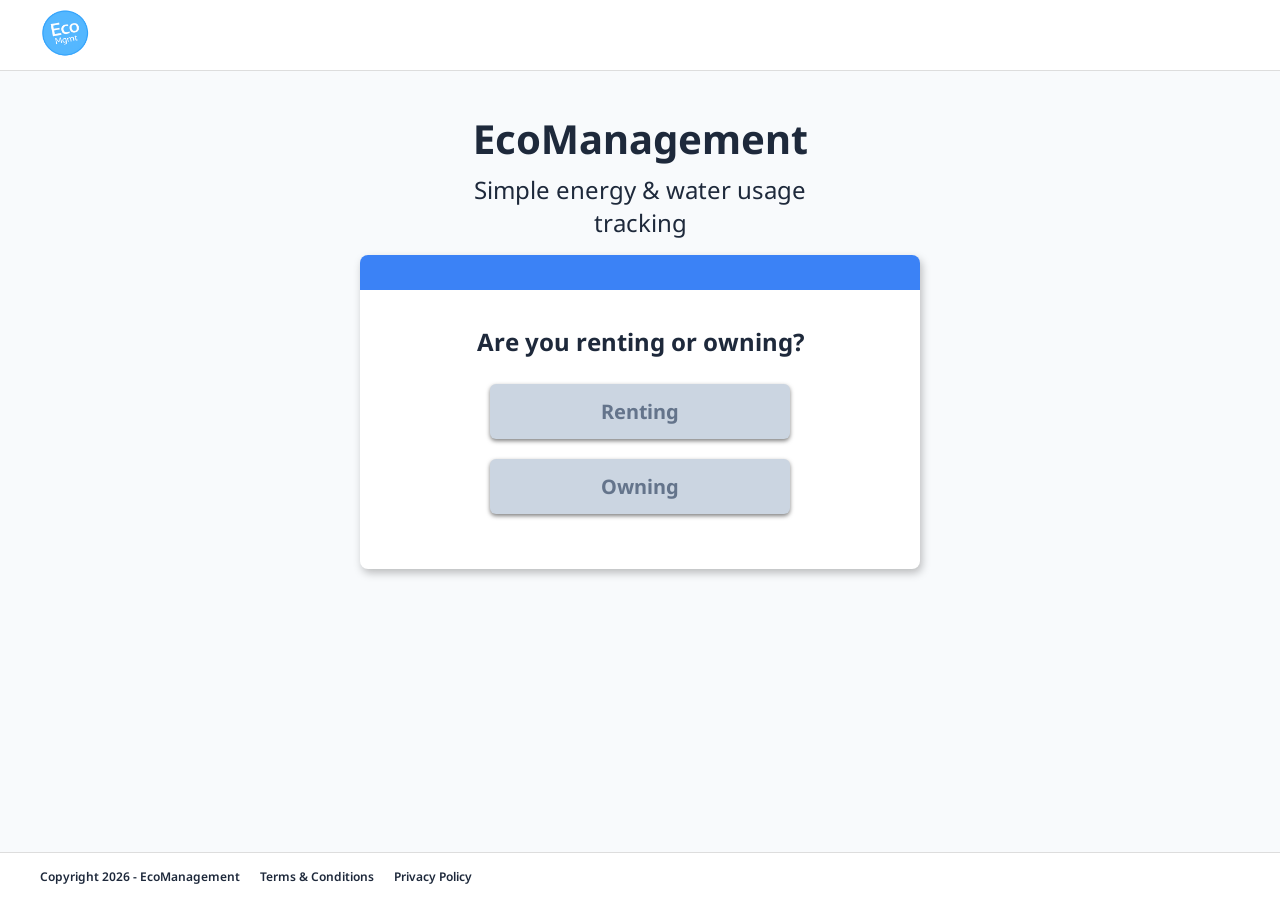
<file: index.html>
<!DOCTYPE html>
<!-- Author: Robindro Kshetrimayum
     Page: Homepage -->     
<html lang="en">

<head>
  <meta charset="UTF-8">

  <!-- Title displayed on browser tab -->
  <title>Homepage - EcoManagement</title>

  <!-- Makes the page responsive across different screen sizes and devices -->
  <meta name="viewport" content="width=device-width, initial-scale=1.0">

  <!-- Google font -->
  <link rel="stylesheet"
    href="https://fonts.googleapis.com/css2?family=Noto+Sans+Georgian:wght@400;600&display=swap">

  <!-- Linking Global CSS -->
  <link rel="stylesheet" href="global.css">
</head>

<body>

  <!-- Homepage header -->
  <header>
    <div class="logo">
      <img src="icons/logo.png" alt="EcoManagement Logo">
    </div>
  </header>

  <!-- Main content -->
  <main class="container">

    <!-- Top section -->
    <div class="title-box">
      <h1>EcoManagement</h1>
      <p>Simple energy & water usage tracking</p>
    </div>

    <!-- User selection section -->
    <div class="choice-box">
      <div class="choice-content">

        <h3>Are you renting or owning?</h3>

        <!-- Renting button -->
        <a href="upload.html">
          <button class="homepage-btn">Renting</button>
        </a>

        <!-- Owning button -->
        <a href="upload.html">
          <button class="homepage-btn">Owning</button>
        </a>

      </div>
    </div>

  </main>

  <!-- Footer section -->
  <footer>
    <span>Copyright 2026 - EcoManagement</span>
    <a href="terms.html">Terms & Conditions</a>
    <a href="privacy.html">Privacy Policy</a>
  </footer>

</body>

</html>
</file>
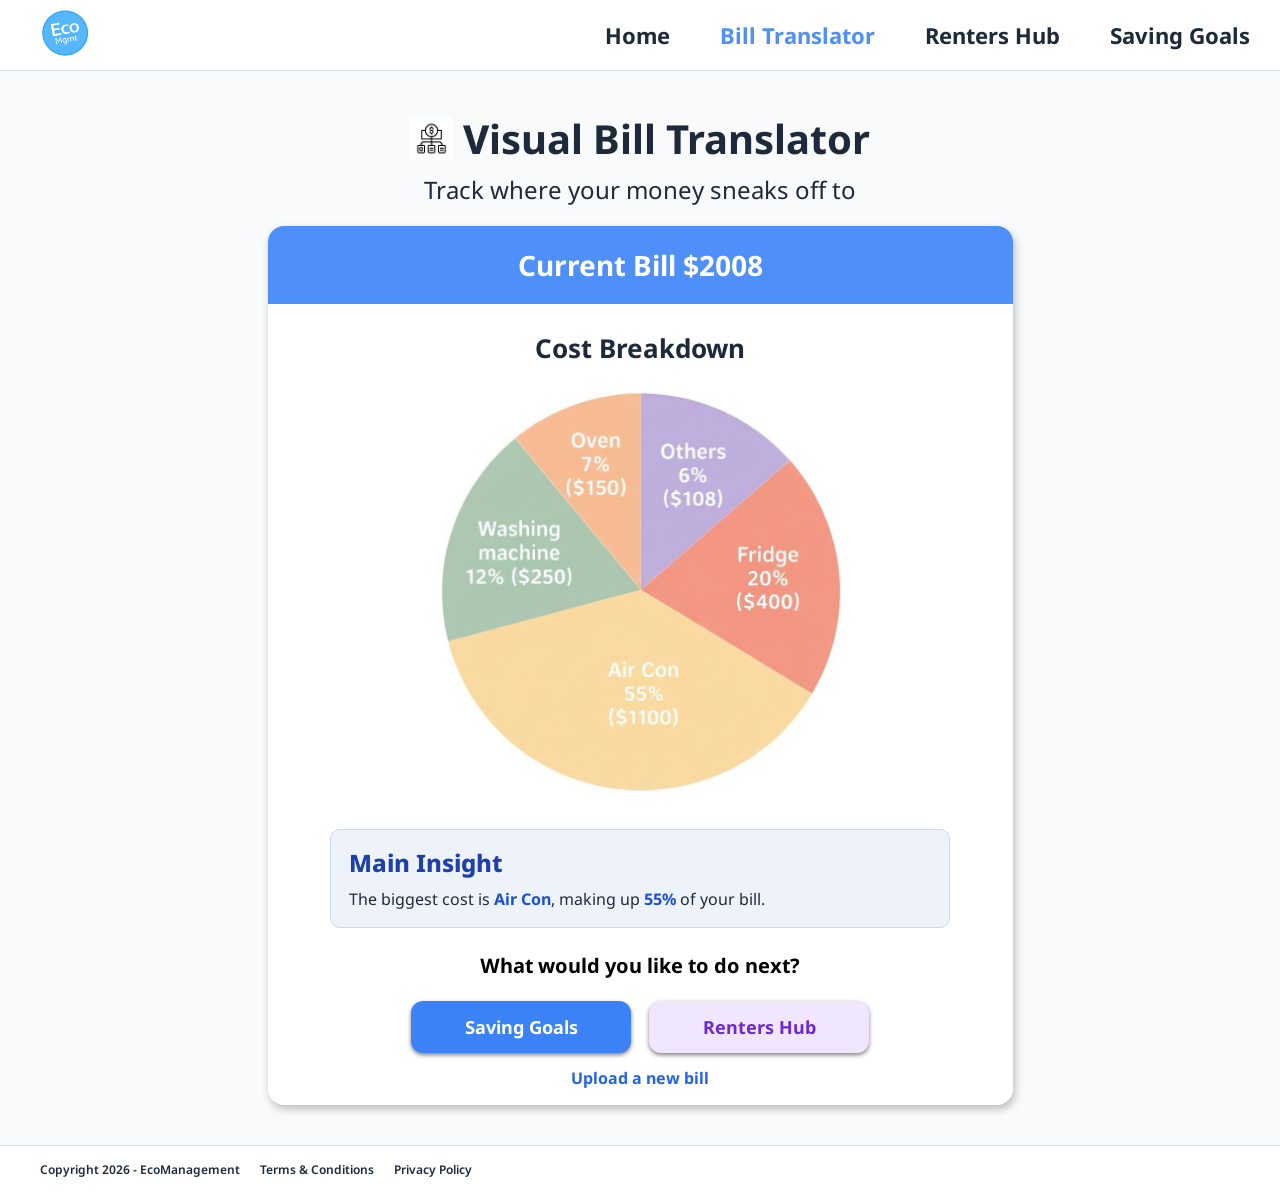
<file: bill-translator.html>
<!DOCTYPE html>
<!-- Author: Harry Montgomery
     Page: Bill Translator -->
<html lang="en">
<head>
  <meta charset="UTF-8">
  <title>Bill Translator - EcoManagement</title>
  <meta name="viewport" content="width=device-width, initial-scale=1.0">
  <link rel="stylesheet" href="https://fonts.googleapis.com/css2?family=Noto+Sans+Georgian:wght@400;600&display=swap">
  <link rel="stylesheet" href="global.css">
</head>

<body>

<header>
    <div class="logo">
        <img src="icons/logo.png" alt="EcoManagement Logo">
    </div>
    <nav>
        <a href="index.html" class="nav-link">Home</a>
        <a href="bill-translator.html" class="nav-link-active">Bill Translator</a>
        <a href="renters-hub.html" class="nav-link ">Renters Hub</a>
        <a href="saving-goals.html" class="nav-link">Saving Goals</a>
    </nav>
</header>

<main class="bill-container">

    <div class="bill-title-box">

        <div class="bill-title-row">
            <img src="icons/visual-bill-icon.png" alt="Bill Translator Icon" class="bill-title-icon">
            <h1>Visual Bill Translator</h1>
        </div>
        
        <p>Track where your money sneaks off to</p>
    </div>

    <div class="bill-renters-card">

        <div class="bill-header">
            <h2>Current Bill $2008</h2>
        </div>

        <div class="bill-body">
            <div class="breakdown-title">
                <h3>Cost Breakdown</h3>
            </div>

            <img src="icons/chart.png" alt="Bill cost breakdown pie chart" class="bill-chart">
        </div>

        <div class="insight-box">
            <h4>Main Insight</h4>
            <p>The biggest cost is <span>Air Con</span>, making up <span>55%</span> of your bill.</p>
        </div>

        <div class="next-step">
            <h3>What would you like to do next?</h3>
            
            <div class="bill-action-buttons">
                <a href="saving-goals.html" class="bill-action-btn bill-primary-btn">Saving Goals</a>
                <a href="renters-hub.html" class="bill-action-btn bill-secondary-btn">Renters Hub</a>
            </div>

            <a href="index.html" class="bill-upload-link">Upload a new bill</a>
        </div>

    </div>

</main>

<footer>
    <span>Copyright 2026 - EcoManagement</span>
    <a href="terms.html">Terms & Conditions</a>
    <a href="privacy.html">Privacy Policy</a>
</footer>

</body>
</html>
</file>
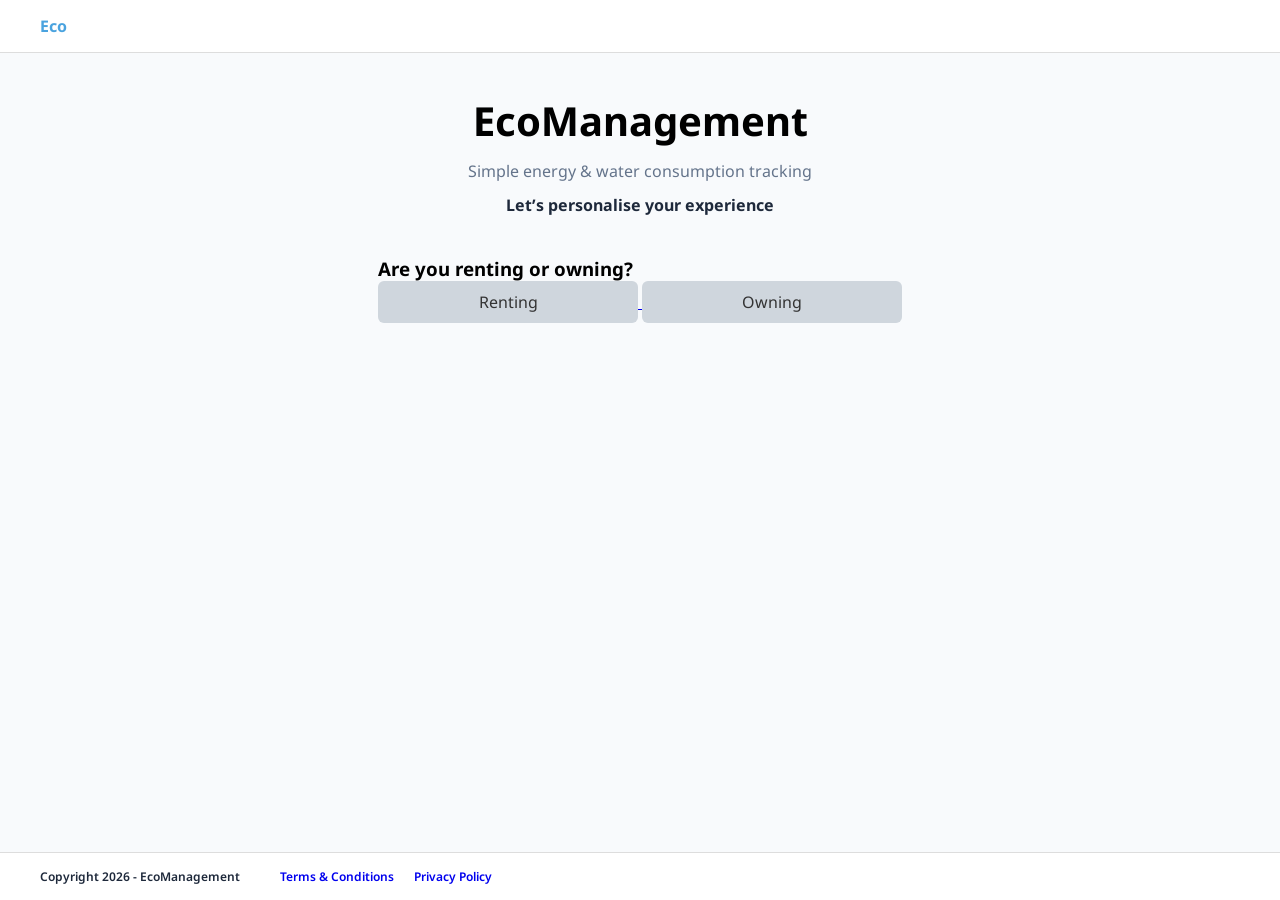
<file: homepage.html>
<!DOCTYPE html>
<html lang="en">
<head>
  <meta charset="UTF-8">
  <title>EcoManagement - Homepage</title>
  <meta name="viewport" content="width=device-width, initial-scale=1.0">

  <link rel="stylesheet" href="https://fonts.googleapis.com/css2?family=Noto+Sans+Georgian:wght@400;600&display=swap">
  <link rel="stylesheet" href="homepage.css">
</head>

<body>

<header>
  <div class="logo">Eco</div>
</header>

<main class="container">

  <div class="title-box">
    <h1>EcoManagement</h1>
    <p>Simple energy & water consumption tracking</p>
    <p><strong>Let’s personalise your experience</strong></p>
  </div>

  <div class="card">
    <div class="card-header"></div>

    <div class="card-body">
      <h3>Are you renting or owning?</h3>

      <a href="renting.html">
        <button class="btn">Renting</button>
      </a>

      <a href="owning.html">
        <button class="btn">Owning</button>
      </a>
    </div>
  </div>

</main>

<footer>
  <span>Copyright 2026 - EcoManagement</span>
  <a href="terms.html">Terms & Conditions</a>
  <a href="privacy.html">Privacy Policy</a>
</footer>

</body>
</html>
</file>
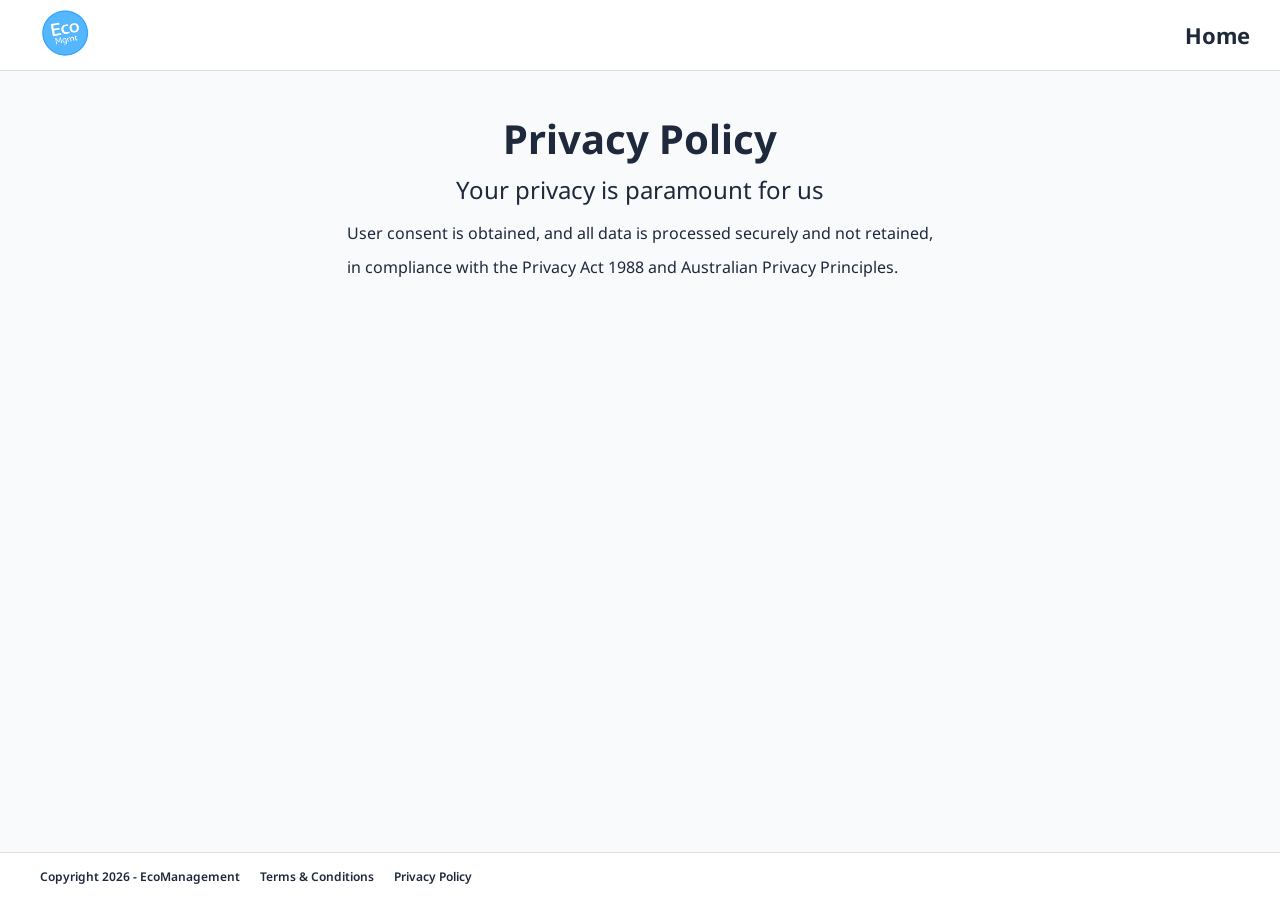
<file: privacy.html>
<!DOCTYPE html>
<!-- Author: Robindro Kshetrimayum
     Page: Privacy Policy -->
<html lang="en">

<head>

  <!-- Character encoding -->
  <meta charset="UTF-8">

  <!-- Page title shown on browser tab -->
  <title>Privacy Policy - EcoManagement</title>

  <!-- Makes the page responsive across different screen sizes and devices -->
  <meta name="viewport" content="width=device-width, initial-scale=1.0">

  <!-- Google font -->
  <link rel="stylesheet"
        href="https://fonts.googleapis.com/css2?family=Noto+Sans+Georgian:wght@400;600&display=swap">

  <!-- Linking Global stylesheet -->
  <link rel="stylesheet" href="global.css">

</head>

<body>

  <!-- Header section -->
  <header>

    <!-- Website logo -->
    <div class="logo">
      <img src="icons/logo.png" alt="EcoManagement Logo">
    </div>

    <!-- Navigation link back to homepage -->
    <a href="index.html" class="nav-link">Home</a>

  </header>

  <!-- Main page content -->
  <main class="container">

    <!-- Page title section -->
    <div class="title-box">
      <h1>Privacy Policy</h1>
      <p>Your privacy is paramount for us</p>
    </div>

    <!-- Privacy policy information card -->
    <div class="card">

      <!-- Card text content -->
      <div class="card-body">

        <p>
          User consent is obtained, and all data is processed securely and not retained,
        </p>

        <p>
          in compliance with the Privacy Act 1988 and Australian Privacy Principles.
        </p>

      </div>

    </div>

  </main>

  <!-- Footer section -->
  <footer>

    <!-- Copyright text -->
    <span>Copyright 2026 - EcoManagement</span>

    <!-- Terms page link -->
    <a href="terms.html">Terms & Conditions</a>

    <!-- Privacy page link -->
    <a href="privacy.html">Privacy Policy</a>

  </footer>

</body>

</html>
</file>
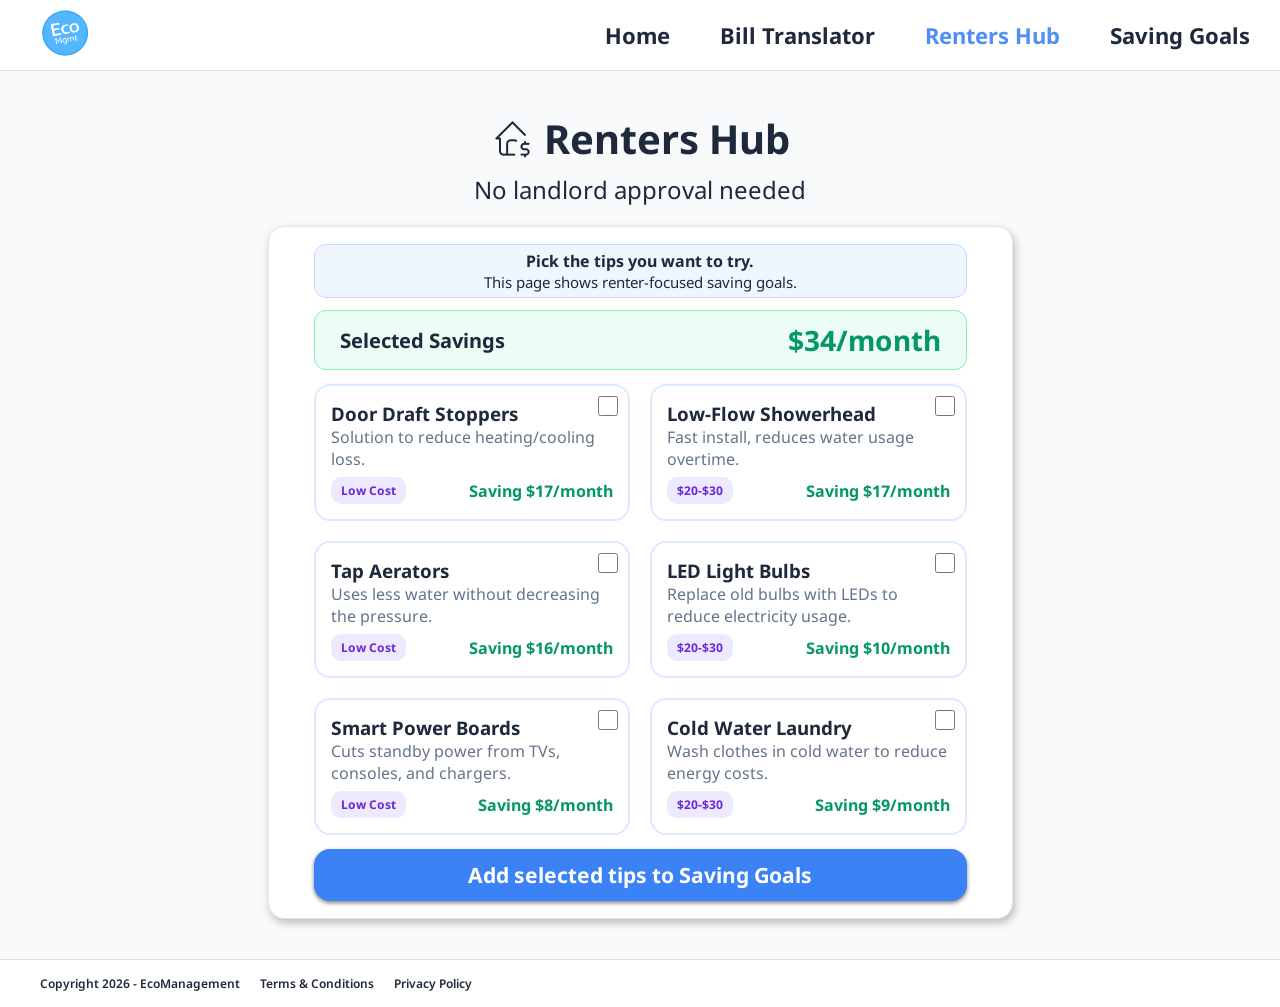
<file: renters-hub.html>
<!DOCTYPE html>
<!-- Author: Mustafa Luaibi
     Page: Renter's Hub -->
<html lang="en">
<head>
  <meta charset="UTF-8">
  <title>Renters Hub - EcoManagement</title>
  <meta name="viewport" content="width=device-width, initial-scale=1.0">
  <link rel="stylesheet" href="https://fonts.googleapis.com/css2?family=Noto+Sans+Georgian:wght@400;600&display=swap">
  <link rel="stylesheet" href="global.css">
</head>

<body>

<!-- Header/Navbar -->
<header>
    <div class="logo">
        <img src="icons/logo.png" alt="EcoManagement Logo">
    </div>
    <nav>
        <a href="index.html" class="nav-link">Home</a>
        <a href="bill-translator.html" class="nav-link">Bill Translator</a>
        <a href="renters-hub.html" class="nav-link-active">Renters Hub</a>
        <a href="saving-goals.html" class="nav-link">Saving Goals</a>
    </nav>
</header>

<!-- Main Container -->
<main class="container">

    <!-- Title Container -->
    <div class="renters-title-box">

        <div class="renters-title-row">
            <img src="icons/renters-hub-icon.png" alt="Renters Hub Icon" class="renters-title-icon">
            <h1>Renters Hub</h1>
        </div>

        <p>No landlord approval needed</p>
    </div>

    <!-- Renters Card -->
    <div class="renters-card">

        <!-- Info Container -->
        <div class="quick-info-box">
            <strong>Pick the tips you want to try.</strong>
            <p>This page shows renter-focused saving goals.</p>
        </div>

        <!-- Selected Savings Container -->
        <div class="selected-savings-info">
            <strong>Selected Savings</strong>
            <span>$34/month</span>
        </div>

        <!-- Tips Grid Container -->
        <div class="tips-grid">

            <!-- Unselected Tips Card -->
            <label class="tip-card">
                <input type="checkbox">
                <h3>Door Draft Stoppers</h3>
                <p>Solution to reduce heating/cooling loss.</p>

                <div class="tip-cost-info">
                    <small>Low Cost</small>
                    <strong>Saving $17/month</strong>
                </div>
            </label>

            <!-- Unselected Tips Card -->
            <label class="tip-card">
                <input type="checkbox">
                <h3>Low-Flow Showerhead</h3>
                <p>Fast install, reduces water usage overtime.</p>

                <div class="tip-cost-info">
                    <small>$20-$30</small>
                    <strong>Saving $17/month</strong>
                </div>
            </label>

            <!-- Unselected Tips Card -->
            <label class="tip-card">
                <input type="checkbox">
                <h3>Tap Aerators</h3>
                <p>Uses less water without decreasing the pressure.</p>

                <div class="tip-cost-info">
                    <small>Low Cost</small>
                    <strong>Saving $16/month</strong>
                </div>
            </label>

            <!-- Unselected Tips Card -->
            <label class="tip-card">
                <input type="checkbox">
                <h3>LED Light Bulbs</h3>
                <p>Replace old bulbs with LEDs to reduce electricity usage.</p>

                <div class="tip-cost-info">
                    <small>$20-$30</small>
                    <strong>Saving $10/month</strong>
                </div>
            </label>

            <!-- Unselected Tips Card -->
            <label class="tip-card">
                <input type="checkbox">
                <h3>Smart Power Boards</h3>
                <p>Cuts standby power from TVs, consoles, and chargers.</p>

                <div class="tip-cost-info">
                    <small>Low Cost</small>
                    <strong>Saving $8/month</strong>
                </div>
            </label>

            <!-- Unselected Tips Card -->
            <label class="tip-card">
                <input type="checkbox">
                <h3>Cold Water Laundry</h3>
                <p>Wash clothes in cold water to reduce energy costs.</p>

                <div class="tip-cost-info">
                    <small>$20-$30</small>
                    <strong>Saving $9/month</strong>
                </div>
            </label>

        </div>

        <!-- Add Tips Button -->
        <a href="saving-goals.html">
            <button class="add-tips-btn">
                Add selected tips to Saving Goals
            </button>
        </a>
    </div>
</main>

<!-- Footer -->
<footer>
    <span>Copyright 2026 - EcoManagement</span>
    <a href="terms.html">Terms & Conditions</a>
    <a href="privacy.html">Privacy Policy</a>
</footer>

</body>
</html>
</file>
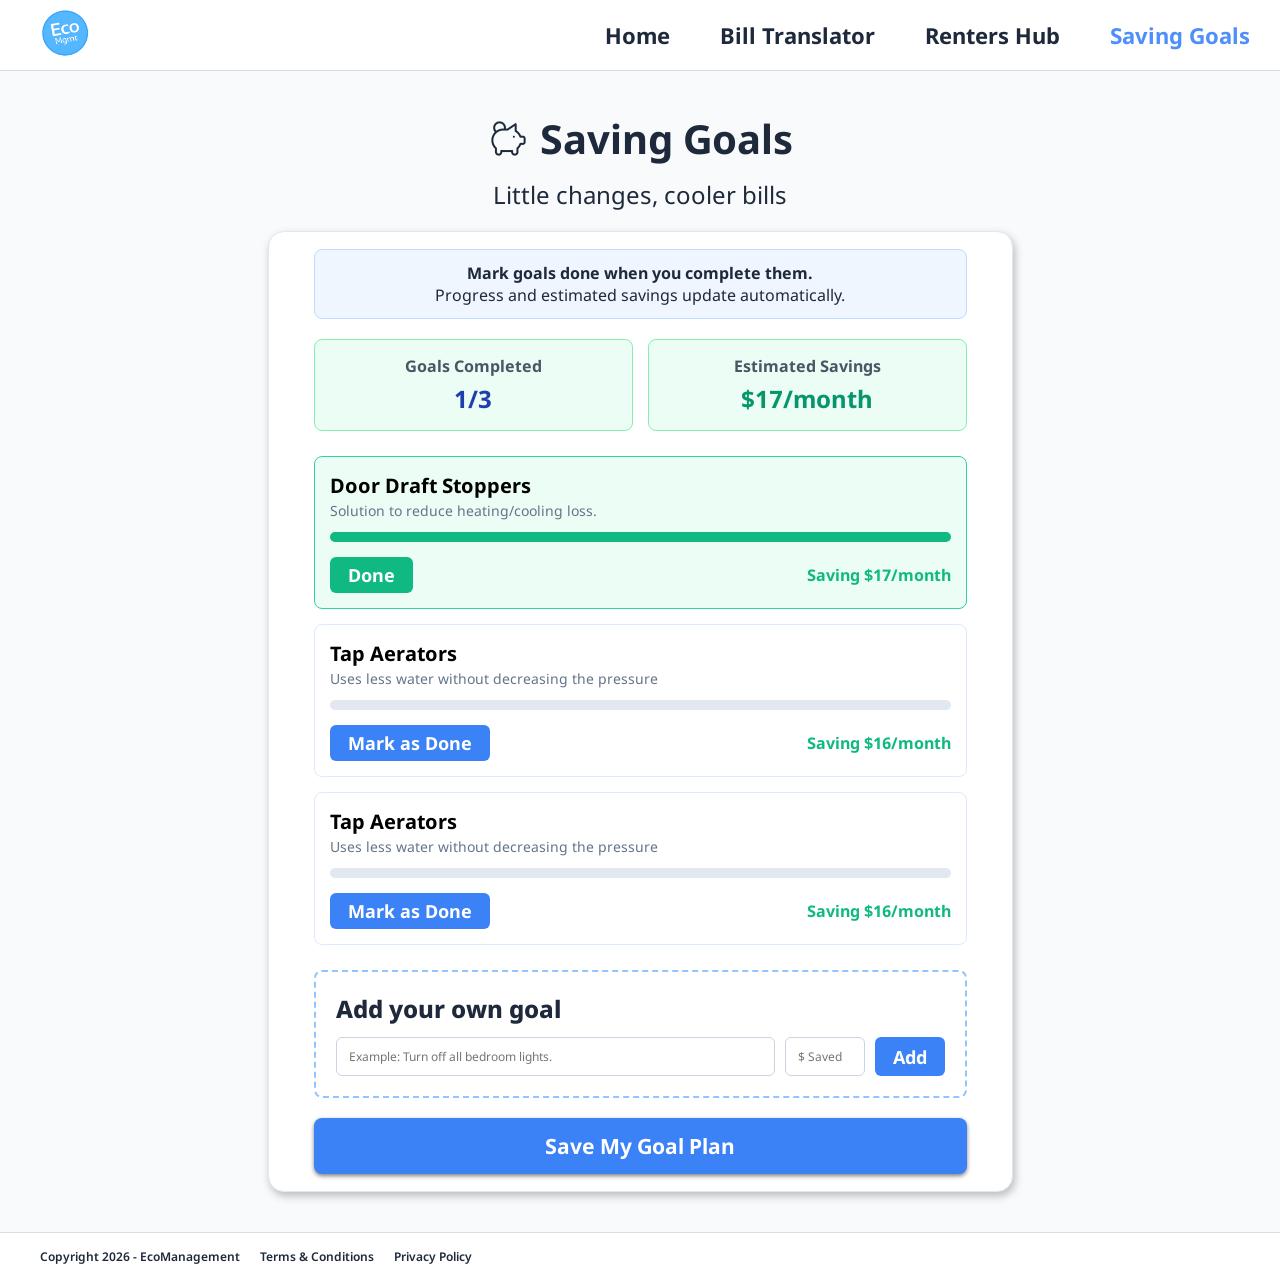
<file: saving-goals.html>
<!DOCTYPE html>
<!-- Author: Cong Duc Hung Nguyen (Henry)
     Page: Saving Goals -->

<html lang="en">
<head>
    <meta charset="UTF-8">
    <meta name="viewport" content="width=device-width, initial-scale=1.0">
    <title>EcoManagement - Saving Goals</title>
    <link rel="stylesheet" href="https://fonts.googleapis.com/css2?family=Noto+Sans+Georgian:wght@400;600&display=swap">

    <link rel="stylesheet" href="global.css">
</head>
<body>
    
    <header>
        <div class="logo">
            <img src="icons/logo.png" alt="EcoManagement Logo">
        </div>
        <nav>
            <a href="index.html" class="nav-link">Home</a>
            <a href="bill-translator.html" class="nav-link">Bill Translator</a>
            <a href="renters-hub.html" class="nav-link">Renters Hub</a>
            <a href="saving-goals.html" class="nav-link-active">Saving Goals</a>
        </nav>
    </header>

    <main class="savings-container">
        <section class="savings-hero">
            <div class="savings-hero-title-box">
                <img src="icons/pig.png" alt="Saving" class="pig-icon">
                <h1>Saving Goals</h1>
            </div>

            <p>Little changes, cooler bills</p>
        </section>

        <div class="savings-card">
            
            <div class="savings-info-banner">
                <b>Mark goals done when you complete them.</b>
                <span>Progress and estimated savings update automatically.</span>
            </div>

            <div class="savings-summary-row">
                <div class="savings-summary-box">
                    <b>Goals Completed</b>
                    <span class="savings-val-blue">1/3</span>
                </div>
                <div class="savings-summary-box">
                    <b>Estimated Savings</b>
                    <span class="savings-val-green">$17/month</span>
                </div>
            </div>

            <div class="savings-goal-list">
                
                <div class="savings-goal-card savings-completed">
                    <div class="savings-goal-header">
                        <b>Door Draft Stoppers</b>
                        <p>Solution to reduce heating/cooling loss.</p>
                    </div>
                    <div class="savings-progress-track">
                        <div class="savings-progress-fill savings-green"></div>
                    </div>
                    <div class="savings-goal-footer">
                        <button class="savings-btn savings-done">Done</button>
                        <span class="savings-text">Saving $17/month</span>
                    </div>
                </div>

                <div class="savings-goal-card">
                    <div class="savings-goal-header">
                        <b>Tap Aerators</b>
                        <p>Uses less water without decreasing the pressure</p>
                    </div>
                    <div class="savings-progress-track">
                        <div class="savings-progress-fill savings-grey"></div>
                    </div>
                    <div class="savings-goal-footer">
                        <button class="savings-btn savings-mark">Mark as Done</button>
                        <span class="savings-text">Saving $16/month</span>
                    </div>
                </div>

                <div class="savings-goal-card">
                    <div class="savings-goal-header">
                        <b>Tap Aerators</b>
                        <p>Uses less water without decreasing the pressure</p>
                    </div>
                    <div class="savings-progress-track">
                        <div class="savings-progress-fill savings-grey"></div>
                    </div>
                    <div class="savings-goal-footer">
                        <button class="savings-btn savings-mark">Mark as Done</button>
                        <span class="savings-text">Saving $16/month</span>
                    </div>
                </div>

            </div>

            <div class="savings-add-goal-box">
                <b>Add your own goal</b>
                <div class="savings-add-goal-inputs">
                    <input type="text" class="savings-input-desc" placeholder="Example: Turn off all bedroom lights.">
                    <input type="text" class="savings-input-val" placeholder="$ Saved">
                    <button class="savings-btn savings-mark">Add</button>
                </div>
            </div>

            <button class="savings-btn-save-plan">Save My Goal Plan</button>

        </div>
    </main>

    <footer>
        <span>Copyright 2026 - EcoManagement</span>
        <a href="terms.html">Terms & Conditions</a>
        <a href="privacy.html">Privacy Policy</a>
    </footer>

</body>
</html>
</file>
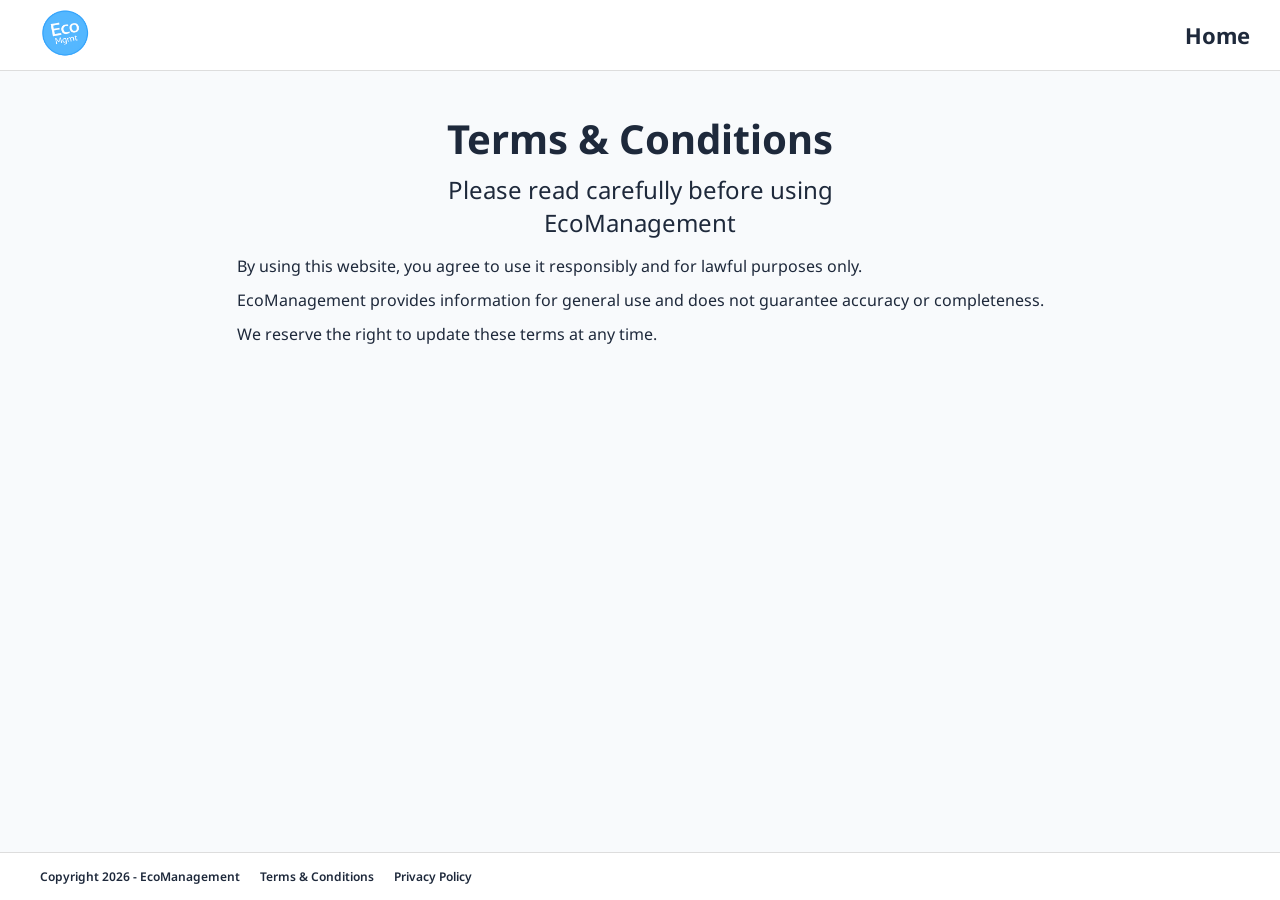
<file: terms.html>
<!DOCTYPE html>
<!-- Author: Robindro Kshetrimayum
     Page: Terms & Conditions -->
<html lang="en">

<head>

  <!-- Character encoding -->
  <meta charset="UTF-8">

  <!-- Page title shown on browser tab -->
  <title>Terms & Conditions - EcoManagement</title>

  <!-- Makes the page responsive across different screen sizes and devices -->
  <meta name="viewport" content="width=device-width, initial-scale=1.0">

  <!-- Google font -->
  <link rel="stylesheet"
        href="https://fonts.googleapis.com/css2?family=Noto+Sans+Georgian:wght@400;600&display=swap">

  <!-- Linking Global stylesheet -->
  <link rel="stylesheet" href="global.css">

</head>

<body>

  <!-- Header section -->
  <header>

    <!-- Website logo -->
    <div class="logo">
      <img src="icons/logo.png" alt="EcoManagement Logo">
    </div>

    <!-- Navigation link back to homepage -->
    <a href="index.html" class="nav-link">Home</a>

  </header>

  <!-- Main page content -->
  <main class="container">

    <!-- Page title section -->
    <div class="title-box">
      <h1>Terms & Conditions</h1>
      <p>Please read carefully before using EcoManagement</p>
    </div>

    <!-- Terms and conditions information card -->
    <div class="card">

      <!-- Card text content -->
      <div class="card-body">

        <!-- Terms statement -->
        <p>
          By using this website, you agree to use it responsibly and for lawful purposes only.
        </p>

        <!-- Accuracy disclaimer -->
        <p>
          EcoManagement provides information for general use and does not guarantee
          accuracy or completeness.
        </p>

        <!-- Update notice -->
        <p>
          We reserve the right to update these terms at any time.
        </p>

      </div>

    </div>

  </main>

  <!-- Footer section -->
  <footer>

    <!-- Copyright text -->
    <span>Copyright 2026 - EcoManagement</span>

    <!-- Terms page link -->
    <a href="terms.html">Terms & Conditions</a>

    <!-- Privacy page link -->
    <a href="privacy.html">Privacy Policy</a>

  </footer>

</body>

</html>
</file>
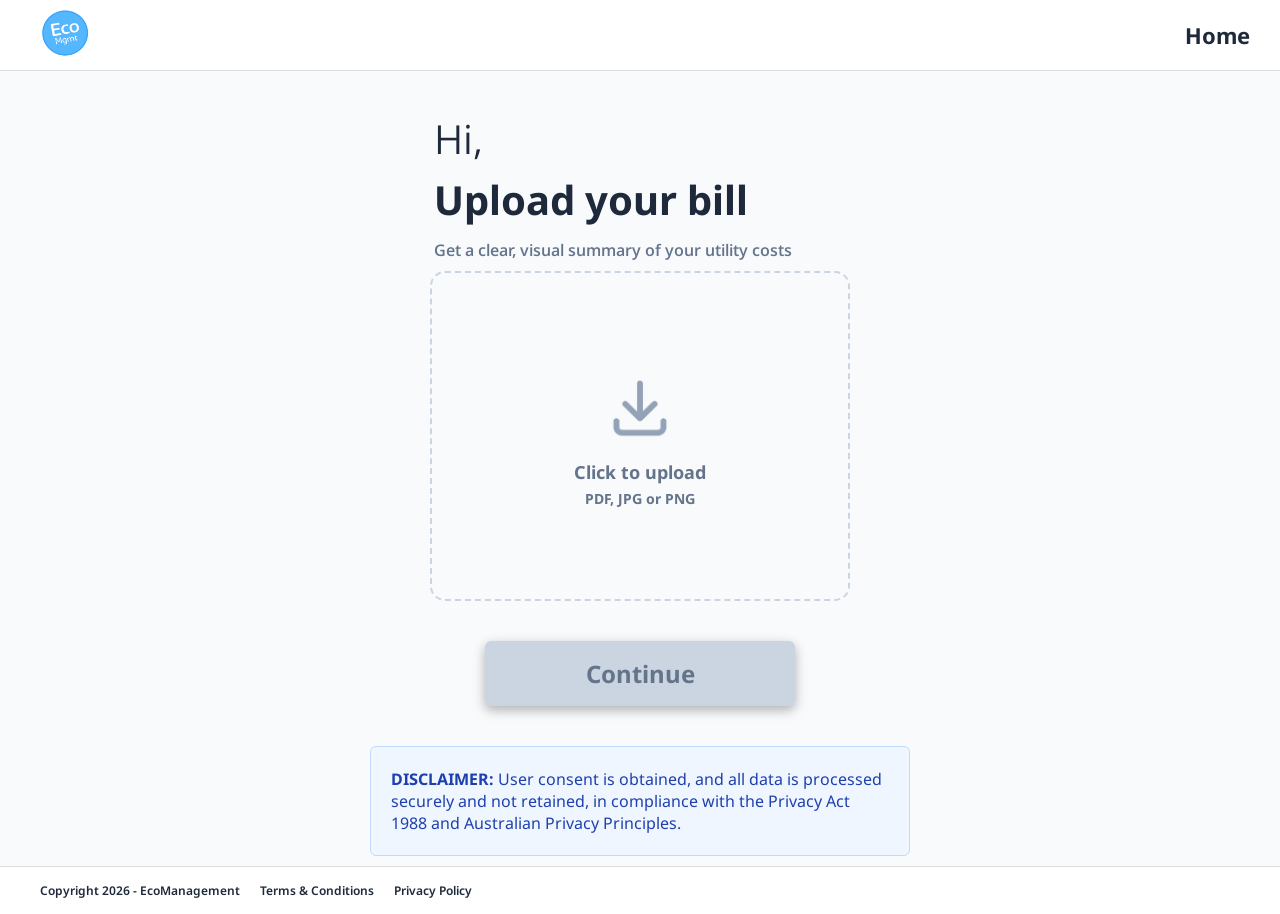
<file: upload.html>
<!DOCTYPE html>
<html lang="en">
<head>
  <meta charset="UTF-8">
  <title>Uploadpage - EcoManagement</title>
  <meta name="viewport" content="width=device-width, initial-scale=1.0">

  <link rel="stylesheet" href="https://fonts.googleapis.com/css2?family=Noto+Sans+Georgian:wght@400;600&display=swap">
  <link rel="stylesheet" href="global.css">
</head>

<body>

<header>
  <div class="logo">
      <img src="icons/logo.png" alt="EcoManagement Logo">
  </div>
  <nav>
      <a href="index.html" class="nav-link">Home</a>
  </nav>
</header>


<main class="container">

  <div class="upload-title-box">
    <h1>Hi,</h1>
    <p>Upload your bill</p>
    <p>Get a clear, visual summary of your utility costs</p>
  </div>

  <div class="upload-box">
    <div class="upload-content">
      <img src="icons/upload.png" alt="Upload Icon" class="upload-icon">
      <h3>Click to upload</h3>
      <h4>PDF, JPG or PNG</h4>
    </div>
  </div>
  <a href="bill-translator.html" class="continue-btn">Continue</a>
    <div class="disclaimer-box">
      <p><strong>DISCLAIMER:</strong> User consent is obtained, and all data is processed securely and not retained, in compliance with the Privacy Act 1988 and Australian Privacy Principles.</p>
    </div>
</main>
<footer>
  <span>Copyright 2026 - EcoManagement</span>
  <a href="terms.html">Terms & Conditions</a>
  <a href="privacy.html">Privacy Policy</a>
</footer>

</body>
</html>
</file>
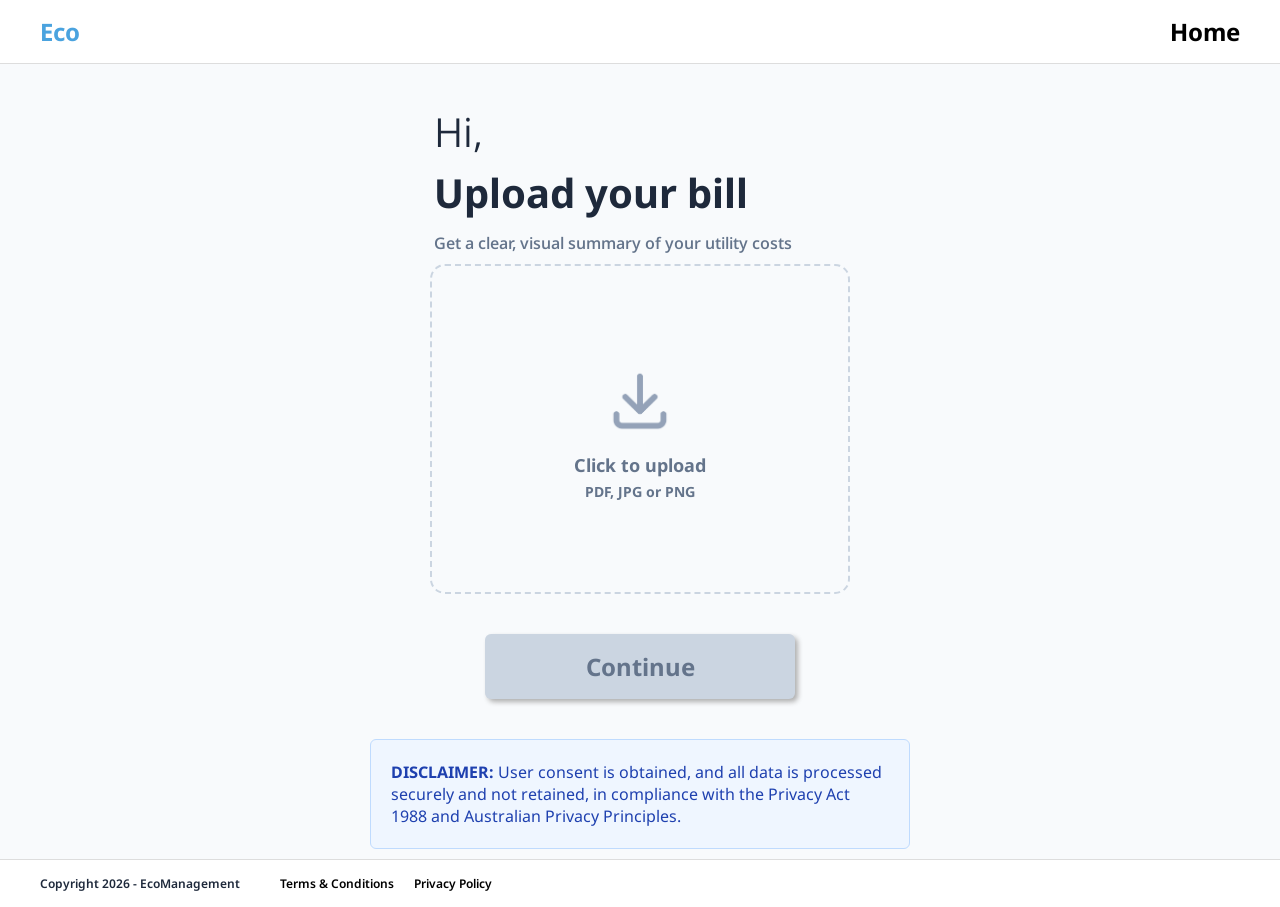
<file: uploadpage.html>
<!DOCTYPE html>
<html lang="en">
<head>
  <meta charset="UTF-8">
  <title>Uploadpage - EcoManagement</title>
  <meta name="viewport" content="width=device-width, initial-scale=1.0">

  <link rel="stylesheet" href="https://fonts.googleapis.com/css2?family=Noto+Sans+Georgian:wght@400;600&display=swap">
  <link rel="stylesheet" href="uploadpage.css">
</head>

<body>

<header>
  <div class="logo">Eco</div>
  <a href="homepage.html" class="home">Home</a>
</header>


<main class="container">

  <div class="title-box">
    <h1>Hi,</h1>
    <p>Upload your bill</p>
    <p>Get a clear, visual summary of your utility costs</p>
  </div>

  <div class="upload-box">
    <div class="upload-content">
      <img src="icons/upload.png" alt="Upload Icon" class="upload-icon">
      <h3>Click to upload</h3>
      <h4>PDF, JPG or PNG</h4>
    </div>
  </div>
  <a href="bill-translator.html" class="continue-btn">Continue</a>
    <div class="disclaimer-box">
      <p><strong>DISCLAIMER:</strong> User consent is obtained, and all data is processed securely and not retained, in compliance with the Privacy Act 1988 and Australian Privacy Principles.</p>
    </div>
</main>
<footer>
  <span>Copyright 2026 - EcoManagement</span>
  <a href="terms.html">Terms & Conditions</a>
  <a href="privacy.html">Privacy Policy</a>
</footer>

</body>
</html>
</file>
<file: global.css>
/* 
   Stylesheet developed collaboratively by OL10.
   Final consolidation and integration by Harry Montgomery.
*/

/* Global */
* {
    margin: 0;
    padding: 0;
    box-sizing: border-box;
    font-family: "Noto Sans Georgian", sans-serif;
}

:root {
    /*backgrounds*/
    --clr-bg-page:    #F8FAFC;  
    --clr-bg-surface: #FFFFFF;   
    --clr-bg-info:    #EFF6FF;  

    /*text*/
    --clr-text-primary:   #1E293B;  
    --clr-text-secondary: #64748B;  
    --clr-text-info:      #1E40AF;  

    /*misc*/ 
    --clr-accent:      #4E8FF9;  
    --clr-btn-hover:   #3B82F6;  
    --clr-btn-default: #CBD5E1;  

    /*borders*/
    --clr-border:        #DDDDDD;  
    --clr-border-upload: #CBD5E1;  
    --clr-border-info:   #BFDBFE;  
}

body {
    background: var(--clr-bg-page);
    display: flex;
    flex-direction: column;
    min-height: 100vh;
    color: var(--clr-text-primary);
}

.container {
    flex: 1;
    display: flex;
    flex-direction: column;
    align-items: center;
    padding: 40px 20px;
}

/* Header */
header {
    display: flex;
    justify-content: space-between;
    align-items: center;
    padding: 0px 30px;
    background: #FFF;
    border-bottom: 1px solid #DDD;
}

.logo img {
  width: 70px;
  height: 70px;
  object-fit: contain;
  display: block;

  animation: glowPulse 5s ease-in-out infinite;
}

@keyframes glowPulse {
  0% {
    filter: drop-shadow(0 0 0px #4dafff);
  }
  50% {
    filter: drop-shadow(0 0 14px #4dafff);
  }
  100% {
    filter: drop-shadow(0 0 0px #4dafff);
  }
}

nav {
    display: flex;
    gap: 50px;
}

.nav-link {
    color: var(--clr-text-primary);
    font-size: 22px;
    font-weight: 700;
    text-decoration: none;
    transition: color 0.2s ease;
}

.nav-link:hover,
.nav-link-active {
    color: var(--clr-accent);
    font-size: 22px;
    font-weight: 700;
    text-decoration: none;
    transition: color 0.2s ease;
}

.home {
    text-decoration: none;
    color: var(--clr-text-primary);
    font-size: 22px;
    font-weight: 600;
}
.home:hover {
    color: var(--clr-accent);
}

/* Footer */
footer {
    display: flex;
    gap: 20px;
    padding: 15px 40px;
    background: #FFF;
    border-top: 1px solid #DDD;
    font-size: 12px;
    font-weight: 600;
    color: var(--clr-text-primary);

    & a {
        text-decoration: none;
        color: var(--clr-text-primary);
    }
}
footer a:hover {
    color: var(--clr-accent);
}

/* 
    Homepage 
    Author: Robindro Kshetrimayum
*/
.title-box {
  text-align: center;
  margin-bottom: 16px;
  max-width: 400px;

  /* Main heading */
  & h1 {
    font-size: 40px;
    font-weight: 700;
    margin-bottom: 7px;
  }

  /* Subtitle text */
  & p {
    font-size: 24px;
    text-align: center;
    color: var(--clr-text-primary);
    font-weight: 400
  }
}

  /* Adds spacing between multiple paragraphs */
  & p + p {
    margin-top: 12px;
  }


/* Main content box */
.choice-box {
  width: 560px;
  background: #fff;
  border-radius: 8px;
  box-shadow: 2px 4px 8px 0 rgba(0, 0, 0, 0.25);
  overflow: hidden;
  text-align: center;
}

/* Blue top bar decoration */
.choice-box::before {
  content: "";
  display: block;
  height: 35px;
  background: var(--clr-btn-hover);
}

/* Content inside the box */
.choice-content {
  padding: 35px 35px;
  display: flex;
  flex-direction: column;
  align-items: center;

  /* Box heading */
  & h3 {
    font-size: 24px;
    margin-bottom: 26px;
  }
}

/* Primary button styling */
.homepage-btn {
  width: 300px;
  padding: 14px 16px;
  margin-bottom: 20px;
  border: none;
  border-radius: 6px;
  font-size: 20px;
  cursor: pointer;
  background: var(--clr-btn-default);
  color: var(--clr-text-secondary);
  font-weight: bold;

  /* Button shadow */
  filter: drop-shadow(0 2px 2px rgba(0, 0, 0, 0.50));

  /* Smooth hover transition */
  transition: all 0.2s ease;
}

/* Button hover effect */
.homepage-btn:hover {

  /* Changes button background colour */
  background: var(--clr-btn-hover);

  /* Changes text colour */
  color: var(--clr-bg-surface);

  /* Slight upward movement */
  transform: translateY(-2px);

  /* Stronger shadow on hover */
  filter: drop-shadow(0 4px 6px rgba(0, 0, 0, 0.3));
}

/* 
   Upload
   Author: Dion Kircher
*/
.upload-title-box {
  text-align: left;
  max-width: 400px;
  margin: 0;

  & h1 {
    font-size: 40px;
    font-weight: 350;
    margin-bottom: 6px;
    margin-left: -55px;
    color: var(--clr-text-primary);
  }

  & p {
    font-size: 40px;
    font-weight: 700;
    color: var(--clr-text-primary);
    margin-left: -55px;
  }

  & p + p {
    margin-top: 12px;
    font-size: 16px;
    font-weight: 550;
    color: var(--clr-text-secondary);
    margin-left: -55px;
  }
}

.upload-box {
  margin-top: 10px;
  width: 420px;
  height: 330px;
  background: var(--clr-bg-page);
  border: 2px dashed var(--clr-border-upload);
  border-radius: 15px;
  overflow: hidden;
  text-align: center;
  cursor: pointer;
}

.upload-content {
  padding: 25px 40px;
  display: flex;
  flex-direction: column;
  align-items: center;
}

.upload-icon {
  margin-top: 75px;
  max-width: 20%; 
  height: auto;    
}

.upload-content h3 {
    color: var(--clr-text-secondary);
    margin-top: 20px;
    font-size: 18px;
    margin-bottom: 5px;
  }

.upload-content h4 {
    color: var(--clr-text-secondary);
    font-size: 14px;
  }


.continue-btn {
  display: flex;             
  justify-content: center;   
  align-items: center;       
  text-decoration: none;     
  margin-top: 40px;
  width: 310px;
  height: 65px;
  background: var(--clr-btn-default);
  color: var(--clr-text-secondary);
  font-size: 24px;
  font-weight: bold;
  border: none;
  border-radius: 6px;
  cursor: pointer;           
  align-self: center;
  transition: all 0.2s ease;
  filter: drop-shadow(0 4px 6px rgba(0, 0, 0, 0.3));
}

.continue-btn:hover {
  background: var(--clr-btn-hover);
  color: var(--clr-bg-surface);
  transform: translateY(-2px);
  filter: drop-shadow(0 4px 6px rgba(0, 0, 0, 0.3));
  opacity: 0.9;
}

.disclaimer-box {
    margin-top: 40px;
    width: 540px;
    height: 110px;
    background: var(--clr-bg-info);
    border: 1px solid var(--clr-border-info);
    border-radius: 6px;
    display: flex;
    align-items: center;
    padding: 0 20px;
    margin-bottom: -30px;

    & p {
        font-size: 16px;
        color: var(--clr-text-info);
        text-align: left;
    }
}

/* 
   Bill Translator
   Author: Harry Montgomery 
*/
.bill-container {
    flex: 1;
    display: flex;
    flex-direction: column;
    align-items: center;
    padding: 40px 20px;
}

.bill-title-box {
    text-align: center;
    margin-bottom: 20px;
    max-width: 500px;

    & h1 {
        font-size: 40px;
        font-weight: 700;
        margin-bottom: 7px;
    }

    & p {
        color: var(--clr-text-primary);
        text-align: center;
        font-size: 24px;
        font-weight: 400;
    }
}

.bill-title-row {
    display: flex;
    align-items: center;
    justify-content: center;
    gap: 10px;
}

.bill-title-icon {
    width: 43px;
    height: 43px;
    margin-bottom: 7px;
}

.bill-renters-card {
    width: 745px;
    border-radius: 16px;
    background: #FFF;
    box-shadow: 2px 4px 8px 0 rgba(0, 0, 0, 0.25);
    overflow: hidden;
    padding: 0px;
}

.bill-header {
    background: var(--clr-accent);
    color: #fff;
    text-align: center;
    padding: 20px 16px;

    & h2 {
        font-size: 28px;
        font-weight: 700;
        margin: 0;
    }
}

.bill-body {
    padding: 26px 32px 8px;
    display: flex;
    flex-direction: column;
    align-items: center;
}

.breakdown-title {
    display: flex;
    align-items: center;
    gap: 10px;
    margin-bottom: 18px;

    & h3 {
        font-size: 26px;
        font-style: normal;
        font-weight: 700;
        color: var(--clr-text-primary);
        line-height: normal;
        text-align: center;
        font-family: "Noto Sans Georgian";
        margin: 0;
    }
}

.breakdown-icon {
    width: 24px;
    height: 24px;
}

.bill-chart {
    width: 100%;
    max-width: 420px;
    height: auto;
    display: block;
}

.insight-box {
    width: 100%;
    max-width: 620px;
    margin: auto;
    background: #EEF3FB;
    border: 1px solid #C9D8F0;
    border-radius: 10px;
    padding: 16px 18px;
    margin-top: 20px;
    margin-bottom: 24px;

    & h4 {
        color: var(--clr-text-info);
        font-size: 24px;
        font-weight: 800;
        margin-bottom: 8px;
    }

    & p {
        color: var(--clr-text-primary);
        font-size: 16px;
        font-weight: 400;
        line-height: 1.5;
    }

    & p span {
        color: #1D4ED8;
        font-weight: 700;
    }
}

.next-step {
    width: 100%;
    text-align: center;
    padding-bottom: 16px;

    & h3 {
        color: #000;
        font-size: 20px;
        font-weight: 700;
        margin-bottom: 22px;
    }
}

.bill-action-buttons {
    display: flex;
    justify-content: center;
    gap: 18px;
    margin-bottom: 14px;
    flex-wrap: wrap;
}

.bill-action-btn {
    min-width: 220px;
    padding: 14px 24px;
    border-radius: 12px;
    text-decoration: none;
    font-size: 18px;
    font-weight: 700;
    text-align: center;
    display: inline-block;
    filter: drop-shadow(0 2px 2px rgba(0, 0, 0, 0.50));
    transition: all 0.2s ease;
}
.bill-action-btn:hover {
    transform: translateY(-2px);
    filter: drop-shadow(0 4px 6px rgba(0, 0, 0, 0.3));
}

.bill-primary-btn {
    background: var(--clr-btn-hover);
    color: #fff;
}
.bill-primary-btn:hover {
    background: #2563EB;
}

.bill-secondary-btn {
    background: #F0E7FF;
    color: #6D28D9;
}
.bill-secondary-btn:hover {
    background: #dcc9f8;
}

.bill-upload-link {
    color: #2563EB;
    font-size: 16px;
    font-weight: 700;
    text-decoration: none;
}

.bill-upload-link:hover {
    text-decoration: underline;
}

/* 
   Renters Hub
   Author: Mustafa Luaibi
*/
.renters-title-box {
    text-align: center;
    margin-bottom: 20px;
    max-width: 400px;

    & h1 {
        font-size: 40px;
        font-weight: 700;
        margin-bottom: 7px;
    }

    & p {
        color: var(--clr-text-primary);
        text-align: center;
        font-size: 24px;
        font-weight: 400;
    }
}

.renters-title-row {
    display: flex;
    align-items: center;
    justify-content: center;
    gap: 10px;
}

.renters-title-icon {
    width: 43px;
    height: 43px;
    margin-bottom: 7px;
}

.renters-card {
    width: 745px;
    border-radius: 16px;
    border: 1px solid #E2E8F0;
    background: #FFF;
    box-shadow: 2px 4px 8px 0 rgba(0, 0, 0, 0.25);
    padding: 17px 45px;
}

.quick-info-box {
    border-radius: 12px;
    border: 1px solid #BFDBFE;
    background: var(--clr-bg-info);
    padding: 5px 15px;
    text-align: center;
    margin-bottom: 12px;

    & strong {
        font-size: 16px;
    }

    & p {
        font-size: 15px;
    }
}

.selected-savings-info {
    display: flex;
    justify-content: space-between;
    align-items: center;
    border-radius: 12px;
    border: 1px solid #86EFAC;
    background: #ECFDF5;
    padding: 10px 25px;
    margin-bottom: 14px;

    & strong {
        font-size: 20px;
    }

    & span {
        color: #059669;
        font-size: 28px;
        font-weight: 700;
    }
}

.tips-grid {
    display: grid;
    grid-template-columns: 1fr 1fr;
    gap: 20px;
}

.tip-card {
    position: relative;
    border-radius: 16px;
    border: 2px solid #DBEAFE;
    background: #FFF;
    padding: 15px;
    transition-property: transform, box-shadow;
    transition-duration: 0.2s;
    transition-timing-function: ease;
    cursor: pointer;

    & input {
        position: absolute;
        top: 10px;
        right: 10px;
        width: 20px;
        height: 20px;
        cursor: pointer;
    }

    & p {
        font-size: 16px;
        color: var(--clr-text-secondary);
        margin-bottom: 7px;
    }
}

.tip-card:hover {
    transform: translateY(-2px);
    box-shadow: 2px 6px 10px rgba(0, 0, 0, 0.18);
}

.tip-card:has(input:checked) {
    border-color: #10B981;
    background: #ECFDF5;
}

.tip-cost-info {
    display: flex;
    justify-content: space-between;
    align-items: center;

    & small {
        color: #6D28D9;
        font-size: 12px;
        font-weight: 700;
        border-radius: 10px;
        padding: 5px 10px;
        background: #EDE9FE;
    }


    & strong {
        color: #059669;
        font-size: 16px;
    }
}

.add-tips-btn {
    width: 100%;
    margin-top: 14px;
    padding: 12px;
    background: var(--clr-btn-hover);
    color: #FFF;
    border: none;
    border-radius: 16px;
    font-size: 21px;
    font-weight: 700;
    cursor: pointer;
    filter: drop-shadow(0 2px 2px rgba(0, 0, 0, 0.50));
    transition: all 0.2s ease;
}

.add-tips-btn:hover {
    background: #2563EB;
    transform: translateY(-2px);
    filter: drop-shadow(0 4px 6px rgba(0, 0, 0, 0.3));
}

/* 
   Saving Goals
   Author: Cong Duc Hung Nguyen (Henry)
*/

/* ---- HERO TITLE ---- */
.savings-hero {
    text-align: center;
    padding: 0px 20px 20px;

    & h1 {
        font-size: 40px;
        font-weight: 700;
        margin-bottom: 7px;
    }

    & p {
        color: var(--clr-text-primary);
        text-align: center;
        font-size: 24px;
        font-weight: 400;
    }
}

.savings-hero-title-box {
    display: flex;
    justify-content: center;
    align-items: center;
    gap: 10px;
    margin-bottom: 5px;
}

.pig-icon {
    width: 43px;
    height: 43px;
    margin-bottom: 7px;
}

/* ---- MAIN DASHBOARD CARD ---- */
.savings-container {
    display: flex;
    flex-direction: column;
    align-items: center;
    padding: 40px;
}

.savings-card {
    width: 745px;
    border-radius: 16px;
    border: 1px solid #E2E8F0;
    background: #FFF;
    box-shadow: 2px 4px 8px 0 rgba(0, 0, 0, 0.25);
    padding: 17px 45px;
}

/* ---- INFO BANNER ---- */
.savings-info-banner {
    background-color: var(--clr-bg-info);
    border: 1px solid #BFDBFE;
    border-radius: 8px;
    padding: 12px;
    text-align: center;
    margin-bottom: 20px;

    & b {
        font-size: 16px; 
        color: var(--text-dark); 
        display: block;
    }

    & span {
        font-size: 16px;
        color: var(--text-dark);
    }
}

/* ---- SUMMARY BLOCKS ---- */
.savings-summary-row {
    display: flex;
    gap: 15px;
    margin-bottom: 25px;
}

.savings-summary-box {
    flex: 1;
    background-color: #ECFDF5;
    border: 1px solid #86EFAC;
    border-radius: 8px;
    padding: 15px;
    text-align: center;
    display: flex;
    flex-direction: column;
    gap: 5px;

    & b {
        font-size: 16px; 
        color: #4B5563;
    }
}

.savings-val-blue {
    font-size: 24px;
    font-weight: 700;
    color: var(--clr-text-info);
}

.savings-val-green {
    font-size: 24px;
    font-weight: 700;
    color: #059669;
}

/* ---- GOALS LIST ---- */
.savings-goal-list {
    display: flex;
    flex-direction: column;
    gap: 15px;
    margin-bottom: 25px;
}

.savings-goal-card {
    border: 1px solid #DBEAFE;
    border-radius: 8px;
    padding: 15px;
    background: white;
}

.savings-goal-card.savings-completed {
    border-color: #34D399;
    background-color: #ECFDF5;
}

.savings-goal-header {
    margin-bottom: 12px;

    & b {
        font-size: 20px; 
        color: #000; 
    }

    & p {
        font-size: 14px; 
        color: var(--clr-text-secondary); 
        margin-top: 2px;
    }
}

/* Progress Bar */
.savings-progress-track {
    width: 100%;
    height: 10px;
    background-color: #e2e8f0;
    border-radius: 10px;
    margin-bottom: 15px;
    overflow: hidden;
}

.savings-progress-fill.savings-green { 
    background-color: #10B981; 
    width: 100%; 
    height: 100%; 
}
.savings-progress-fill.savings-grey { 
    background-color: #cbd5e1; 
    width: 0%; 
    height: 100%; 
}

/* Card Footer */
.savings-goal-footer {
    display: flex;
    justify-content: space-between;
    align-items: center;
}

.savings-btn {
    padding: 6px 18px;
    border-radius: 6px;
    font-weight: 700;
    font-size: 18px;
    cursor: pointer;
    border: none;
    color: white;
    transition: all 0.2s ease;
}

.savings-btn.savings-done { 
    background-color: #10B981; 
}

.savings-btn.savings-mark { 
    background-color: var(--clr-btn-hover); 
}
.savings-btn.savings-mark:hover {
    transform: translateY(-2px);
    filter: drop-shadow(0 4px 6px rgba(0, 0, 0, 0.3));
    background: #2563EB;
}

.savings-text { 
    font-size: 16px; 
    font-weight: 700; 
    color: #10B981; 
}

/* ---- ADD GOAL BOX ---- */
.savings-add-goal-box {
    border: 2px dashed #93C5FD;
    border-radius: 8px;
    padding: 20px;
    margin-bottom: 20px;

    & b {
        display: block;
        font-size: 24px;
        font-weight: 800;
        padding-bottom: 12px;
    }
}

.savings-add-goal-inputs {
    display: flex;
    gap: 10px;

    & input {
        padding: 10px 12px;
        border: 1px solid #CBD5E1;
        border-radius: 6px;
        font-size: 12px;
        font-family: var(--clr-bg-surface);
        outline: none;
    }

    & input:focus {
        border-color: var(--clr-btn-hover);
    }
}

.savings-input-desc { 
    flex: 1; 
}
.savings-input-val { 
    width: 80px; 
}

/* ---- MAIN ACTION BUTTON ---- */
.savings-btn-save-plan {
    width: 100%;
    padding: 14px;
    background-color: var(--clr-btn-hover);
    color: white;
    font-size: 21px;
    font-weight: 700;
    border: none;
    border-radius: 8px;
    cursor: pointer;
    filter: drop-shadow(0 2px 2px rgba(0, 0, 0, 0.50));
    transition: all 0.2s ease;

    & hover {
        opacity: 0.9;
    }
}
.savings-btn-save-plan:hover {
    transform: translateY(-2px);
    filter: drop-shadow(0 4px 6px rgba(0, 0, 0, 0.3));
    background: #2563EB;
}
</file>
<file: homepage.css>
* {
  margin: 0;
  padding: 0;
  box-sizing: border-box;
  font-family: 'Noto Sans Georgian', sans-serif;
}

body {
  background: #F8FAFC;
  display: flex;
  flex-direction: column;
  min-height: 100vh;
}

/* Header */
header {
  display: flex;
  justify-content: space-between;
  align-items: center;
  padding: 15px 40px;
  background: #fff;
  border-bottom: 1px solid #ddd;
}

.logo {
  font-weight: bold;
  color: #4aa3df;
}

/* Layout */
.container {
  flex: 1;
  display: flex;
  flex-direction: column;
  align-items: center;
  padding: 40px 20px;
}

/* Title section */
.title-box {
  text-align: center;
  margin-bottom: 40px;
  max-width: 400px;
}

.title-box h1 {
  font-size: 40px;
  font-weight: 700;
  margin-bottom: 12px;
}

/* Controlled paragraph spacing */
.title-box p {
  font-size: 16px;
  color: #64748B;
  margin: 0;
}

.title-box p + p {
  margin-top: 12px;
}

.title-box strong {
  color: #1E293B;
}

/* Choice Box: Container for user selection: renting vs owning */
.choice-box {
  width: 420px;
  background: #fff;
  border-radius: 8px;
  box-shadow: 0 4px 10px rgba(0,0,0,0.1);
  overflow: hidden;
  text-align: center;
}

.choice-header {
  height: 30px;
  background: #3B82F6;
}

.choice-content {
  padding: 25px 40px;
  display: flex;
  flex-direction: column;
  align-items: center;
}

.choice-content h3 {
  font-size: 18px;
  margin-bottom: 20px;
}

/* Buttons */
.btn {
  width: 260px;
  padding: 10px 16px;
  margin-bottom: 10px;
  border: none;
  border-radius: 6px;
  font-size: 16px;
  cursor: pointer;

  background: #cfd6dd;
  color: #333;

  transition: opacity 0.2s ease;
}

/* Interaction states */
.btn:hover,
.btn:active {
  background: #3B82F6;
  color: #fff;
  opacity: 0.9;
}

/* Footer */
footer {
  display: flex;
  gap: 20px;
  padding: 15px 40px;
  background: #fff;
  border-top: 1px solid #ddd;
  font-size: 12px;
  color: #1E293B;
  font-weight: 600;
}

footer span {
  margin-right: 20px;
}

footer a {
  text-decoration: none;
}
</file>
<file: uploadpage.css>
* {
  margin: 0;
  padding: 0;
  box-sizing: border-box;
  font-family: 'Noto Sans Georgian', sans-serif;
}

body {
  background: #F8FAFC;
  display: flex;
  flex-direction: column;
  min-height: 100vh;
}

/* Header */
header {
  display: flex;
  justify-content: space-between;
  align-items: center;
  padding: 15px 40px;
  background: #fff;
  border-bottom: 1px solid #ddd;
  font-size: 24px;
  font-weight: bold;
}

.logo {
  font-weight: bold;
  color: #4aa3df;
}

header a.home {
  text-decoration: none;
  color: #000000; 
}

/* Layout */
.container {
  flex: 1;
  display: flex;
  flex-direction: column;
  align-items: center;
  padding: 40px 20px;
}

/* Title section */
.title-box {
  text-align: left;
  max-width: 400px;
  margin: 0;

}
/* "Hi," */
.title-box h1 {
  font-size: 40px;
  font-weight: 350;
  margin-bottom: 6px;
  margin-left: -55px;
  color: #1E293B;
}

/* "Upload your bill" */
.title-box p {
  font-size: 40px;
  font-weight: 700;
  color: #1E293B;
  margin-left: -55px;
}

/* "Get a clear, visual summary of your utility costs" */
.title-box p + p {
  margin-top: 12px;
  font-size: 16px;
  font-weight: 550;
  color: #64748B;
  margin-left: -55px;
}

/* upload container */
.upload-box {
  margin-top: 10px;
  width: 420px;
  height: 330px;
  background: #F8FAFC;
  border: 2px dashed rgb(203, 213, 225);
  border-radius: 15px;
  overflow: hidden;
  text-align: center;
}

/* upload container attributes */
.upload-content {
  padding: 25px 40px;
  display: flex;
  flex-direction: column;
  align-items: center;
}

/* Icon */
.upload-icon {
  margin-top: 75px;
  max-width: 20%; 
  height: auto;     
}

/* "Click to upload" */
.upload-content h3 {
  color: #64748B;
  margin-top: 20px;
  font-size: 18px;
  margin-bottom: 5px;
}

/* "PDF, JPG or PNG" */
.upload-content h4 {
  color: #64748B;
  font-size: 14px;
}

/* Continue Button */
.continue-btn {
  display: flex;             
  justify-content: center;   
  align-items: center;       
  text-decoration: none;     
  margin-top: 40px;
  width: 310px;
  height: 65px;
  background: #CBD5E1;
  color: #64748B;
  font-size: 24px;
  font-weight: bold;
  border: none;
  border-radius: 6px;
  cursor: pointer;           
  align-self: center;
  transition: all 0.2s ease;
  box-shadow: 3px 3px 5px rgb(176, 176, 176);
}


/* Button Hover */
.continue-btn:hover {
  background: #3B82F6;
  color: #fff;
  opacity: 0.9;
}


/* Disclaimer Box */
.disclaimer-box {
margin-top: 40px;
width: 540px;
height: 110px;
background: #EFF6FF;
border: 1px solid #BFDBFE;
border-radius: 6px;
display: flex;
align-items: center;
padding: 0 20px;
margin-bottom: -30px;
}

/* Disclaimer text */
.disclaimer-box p {
font-size: 16px;
color: #1E40AF;
text-align: left;
}


/* Footer */
footer {
  display: flex;
  gap: 20px;
  padding: 15px 40px;
  background: #fff;
  border-top: 1px solid #ddd;
  font-size: 12px;
  color: #1E293B;
  font-weight: 600;
}

footer span {
  margin-right: 20px;
}

footer a {
  text-decoration: none;
  color: #000000; 
}
</file>
